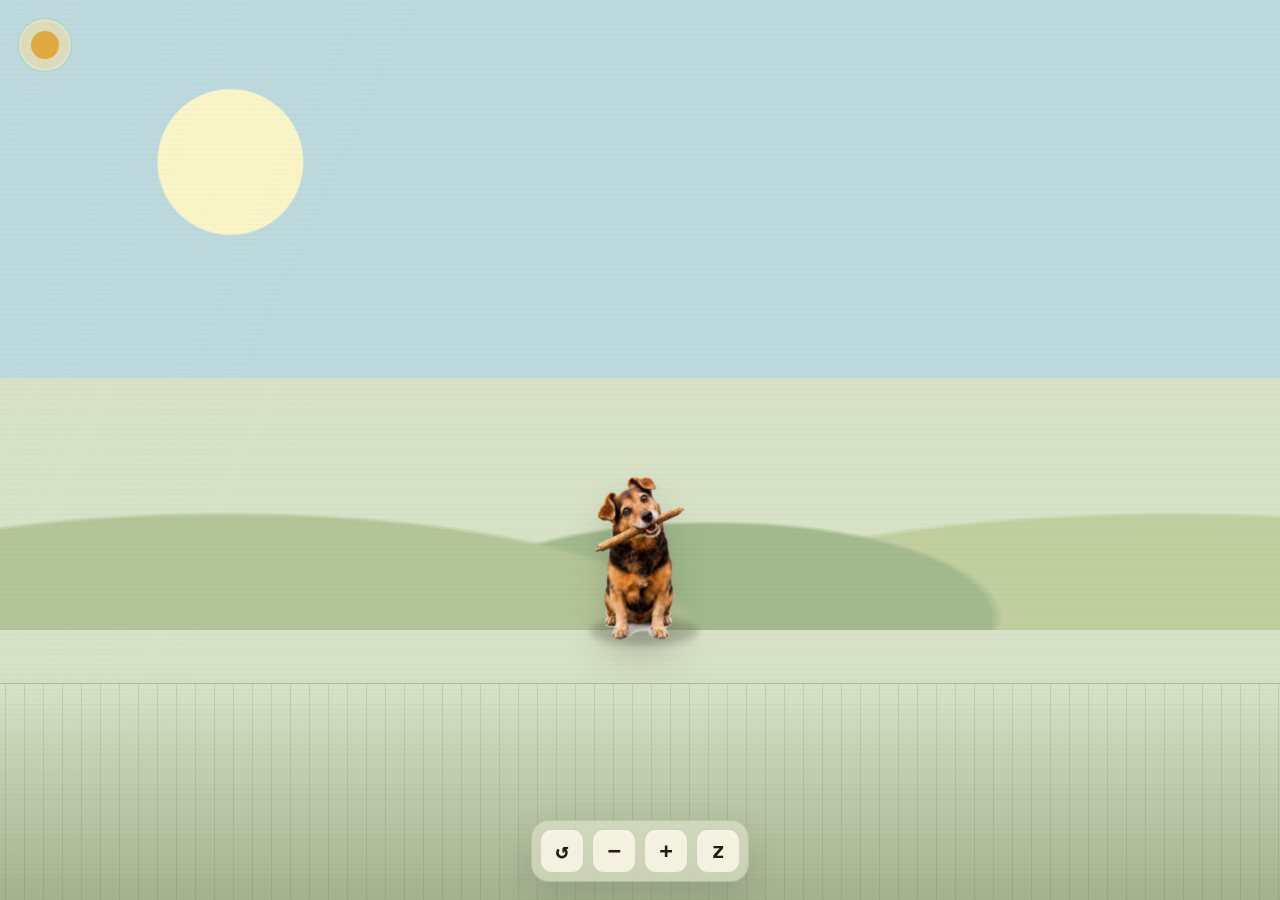
<file: index.html>
<!doctype html>
<html lang="en">
  <head>
    <meta charset="utf-8" />
    <meta name="viewport" content="width=device-width, initial-scale=1, viewport-fit=cover" />
    <meta name="theme-color" content="#f6edd9" />
    <meta name="apple-mobile-web-app-capable" content="yes" />
    <meta name="apple-mobile-web-app-status-bar-style" content="black-translucent" />
    <meta name="apple-mobile-web-app-title" content="Pocket Pup" />
    <link rel="manifest" href="./manifest.webmanifest" />
    <link rel="apple-touch-icon" href="./assets/icon.png" />
    <link rel="stylesheet" href="./styles.css" />
    <title>Pocket Pup</title>
  </head>
  <body>
    <main id="app" class="pet-shell" aria-label="Pocket Pup">
      <section class="wallpaper" aria-label="Interactive dog area">
        <div class="wallpaper__grain" aria-hidden="true"></div>
        <div class="sun-chip" aria-hidden="true">
          <span></span>
        </div>

        <div id="dockRail" class="dock-rail" aria-hidden="true">
          <span class="dock-rail__handle"></span>
          <span class="dock-rail__label">tap</span>
        </div>

        <div id="pet" class="pet" role="img" aria-label="Animated dog">
          <div id="petSprite" class="pet__sprite"></div>
          <div class="pet__shadow" aria-hidden="true"></div>
        </div>

        <div class="controls" aria-label="Dog controls">
          <button id="resetButton" class="icon-button" type="button" title="Reset position" aria-label="Reset position">
            <span aria-hidden="true">↺</span>
          </button>
          <button id="smallerButton" class="icon-button" type="button" title="Make smaller" aria-label="Make smaller">
            <span aria-hidden="true">−</span>
          </button>
          <button id="largerButton" class="icon-button" type="button" title="Make larger" aria-label="Make larger">
            <span aria-hidden="true">+</span>
          </button>
          <button id="sleepButton" class="icon-button" type="button" title="Nap" aria-label="Nap">
            <span aria-hidden="true">z</span>
          </button>
        </div>
      </section>
    </main>

    <script src="./pet-config.js"></script>
    <script src="./app.js"></script>
  </body>
</html>
</file>
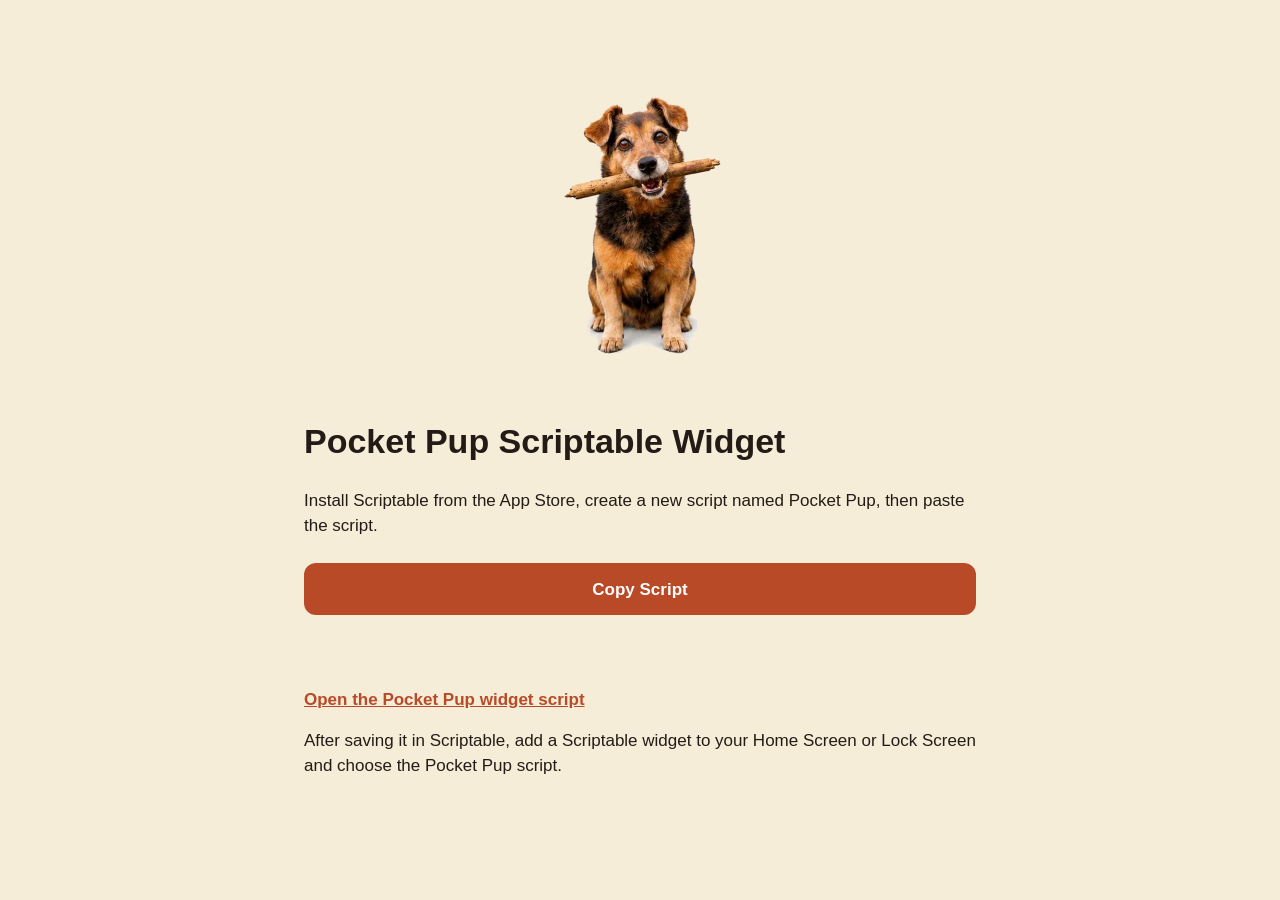
<file: scriptable/index.html>
<!doctype html>
<html lang="en">
  <head>
    <meta charset="utf-8" />
    <meta name="viewport" content="width=device-width, initial-scale=1" />
    <title>Pocket Pup Scriptable Widget</title>
    <style>
      body {
        max-width: 42rem;
        margin: 0 auto;
        padding: 2rem 1rem;
        background: #f6edd9;
        color: #241b16;
        font: 17px/1.45 -apple-system, BlinkMacSystemFont, "Segoe UI", sans-serif;
      }
      img {
        display: block;
        max-width: 180px;
        margin: 0 auto 1.5rem;
      }
      a {
        color: #b94a27;
        font-weight: 700;
      }
      button {
        width: 100%;
        min-height: 52px;
        margin: 0.5rem 0 1rem;
        border: 0;
        border-radius: 12px;
        background: #b94a27;
        color: white;
        font: 700 17px/1 -apple-system, BlinkMacSystemFont, "Segoe UI", sans-serif;
      }
      button:active {
        transform: translateY(1px);
      }
      .status {
        min-height: 1.5rem;
        color: #5f533f;
        font-size: 0.95rem;
      }
      code {
        overflow-wrap: anywhere;
      }
    </style>
  </head>
  <body>
    <img src="./assets/dog-idle.png" alt="Pocket Pup dog" />
    <h1>Pocket Pup Scriptable Widget</h1>
    <p>Install Scriptable from the App Store, create a new script named Pocket Pup, then paste the script.</p>
    <button id="copyScript" type="button">Copy Script</button>
    <p id="copyStatus" class="status" role="status"></p>
    <p><a href="./pocket-pup-widget.js">Open the Pocket Pup widget script</a></p>
    <p>After saving it in Scriptable, add a Scriptable widget to your Home Screen or Lock Screen and choose the Pocket Pup script.</p>
    <script>
      const button = document.getElementById("copyScript");
      const status = document.getElementById("copyStatus");

      button.addEventListener("click", async () => {
        try {
          const response = await fetch("./pocket-pup-widget.js", { cache: "no-store" });
          const script = await response.text();
          await navigator.clipboard.writeText(script);
          status.textContent = "Copied. Open Scriptable, tap +, then paste.";
        } catch (error) {
          status.textContent = "Copy failed. Open the script link and use Select All > Copy.";
        }
      });
    </script>
  </body>
</html>
</file>
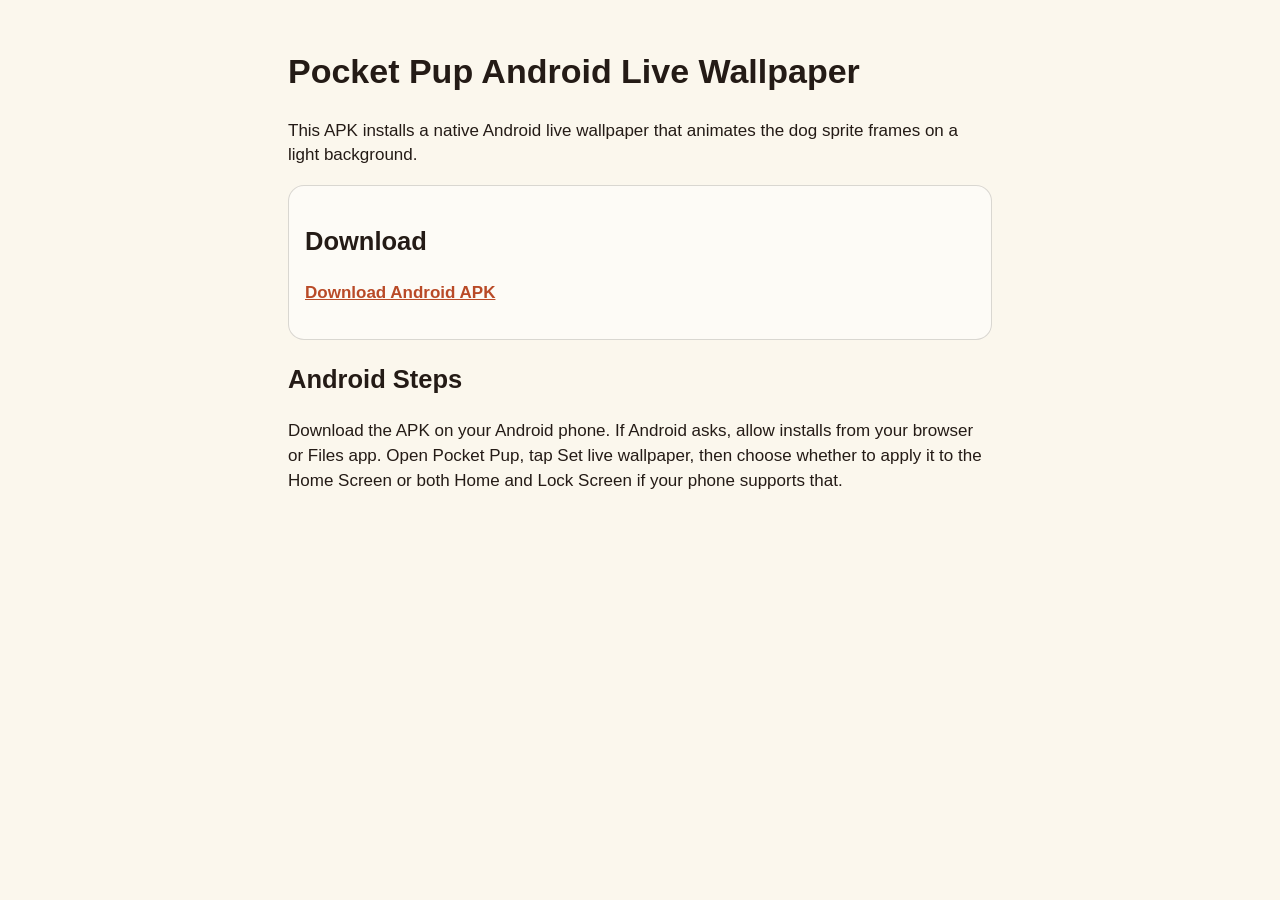
<file: downloads/android/index.html>
<!doctype html>
<html lang="en">
  <head>
    <meta charset="utf-8" />
    <meta name="viewport" content="width=device-width, initial-scale=1" />
    <title>Pocket Pup Android Live Wallpaper</title>
    <style>
      body {
        max-width: 44rem;
        margin: 0 auto;
        padding: 1.5rem 1rem 3rem;
        background: #fbf7ed;
        color: #241b16;
        font: 17px/1.45 -apple-system, BlinkMacSystemFont, "Segoe UI", sans-serif;
      }
      a {
        color: #b94a27;
        font-weight: 700;
      }
      .card {
        padding: 1rem;
        border: 1px solid rgba(36, 27, 22, 0.16);
        border-radius: 16px;
        background: rgba(255, 255, 255, 0.48);
        margin: 1rem 0;
      }
    </style>
  </head>
  <body>
    <h1>Pocket Pup Android Live Wallpaper</h1>
    <p>This APK installs a native Android live wallpaper that animates the dog sprite frames on a light background.</p>

    <section class="card">
      <h2>Download</h2>
      <p><a href="./pocket-pup-live-wallpaper-debug.apk">Download Android APK</a></p>
    </section>

    <h2>Android Steps</h2>
    <p>Download the APK on your Android phone. If Android asks, allow installs from your browser or Files app. Open Pocket Pup, tap Set live wallpaper, then choose whether to apply it to the Home Screen or both Home and Lock Screen if your phone supports that.</p>
  </body>
</html>
</file>
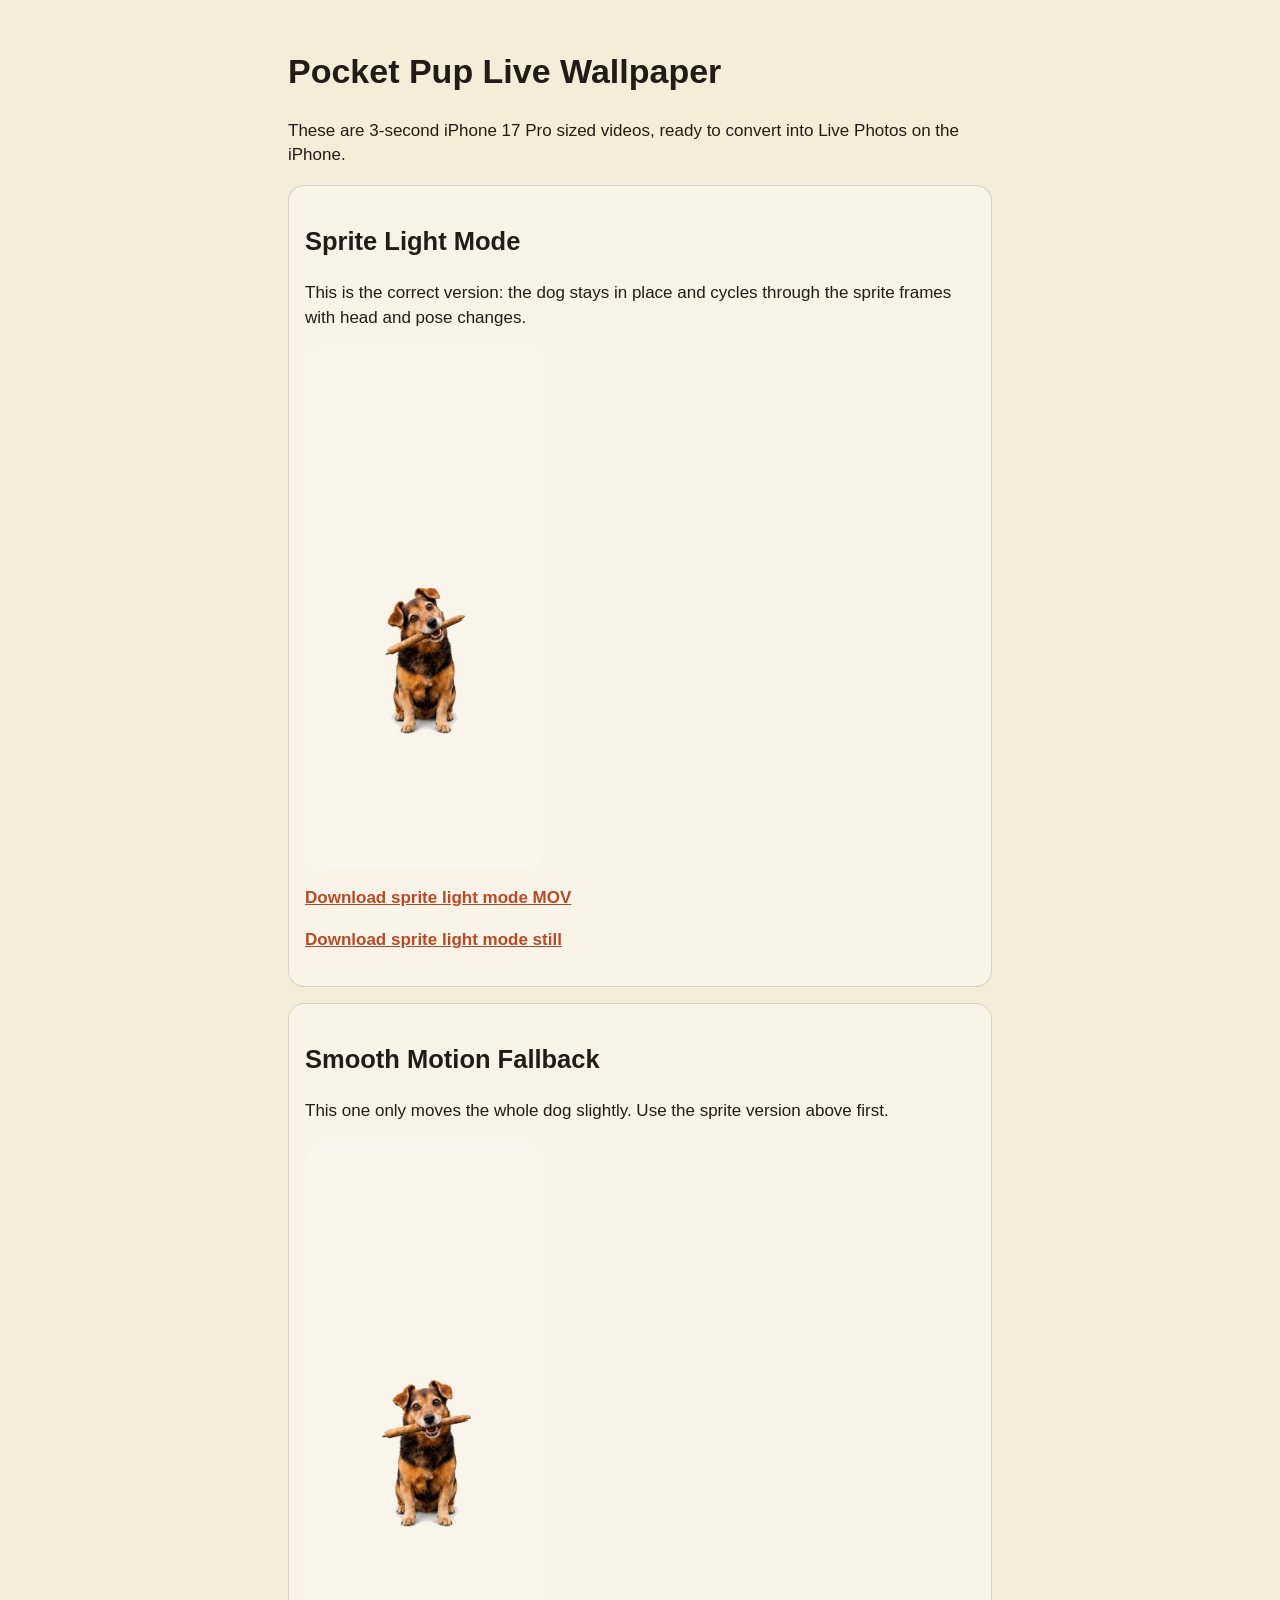
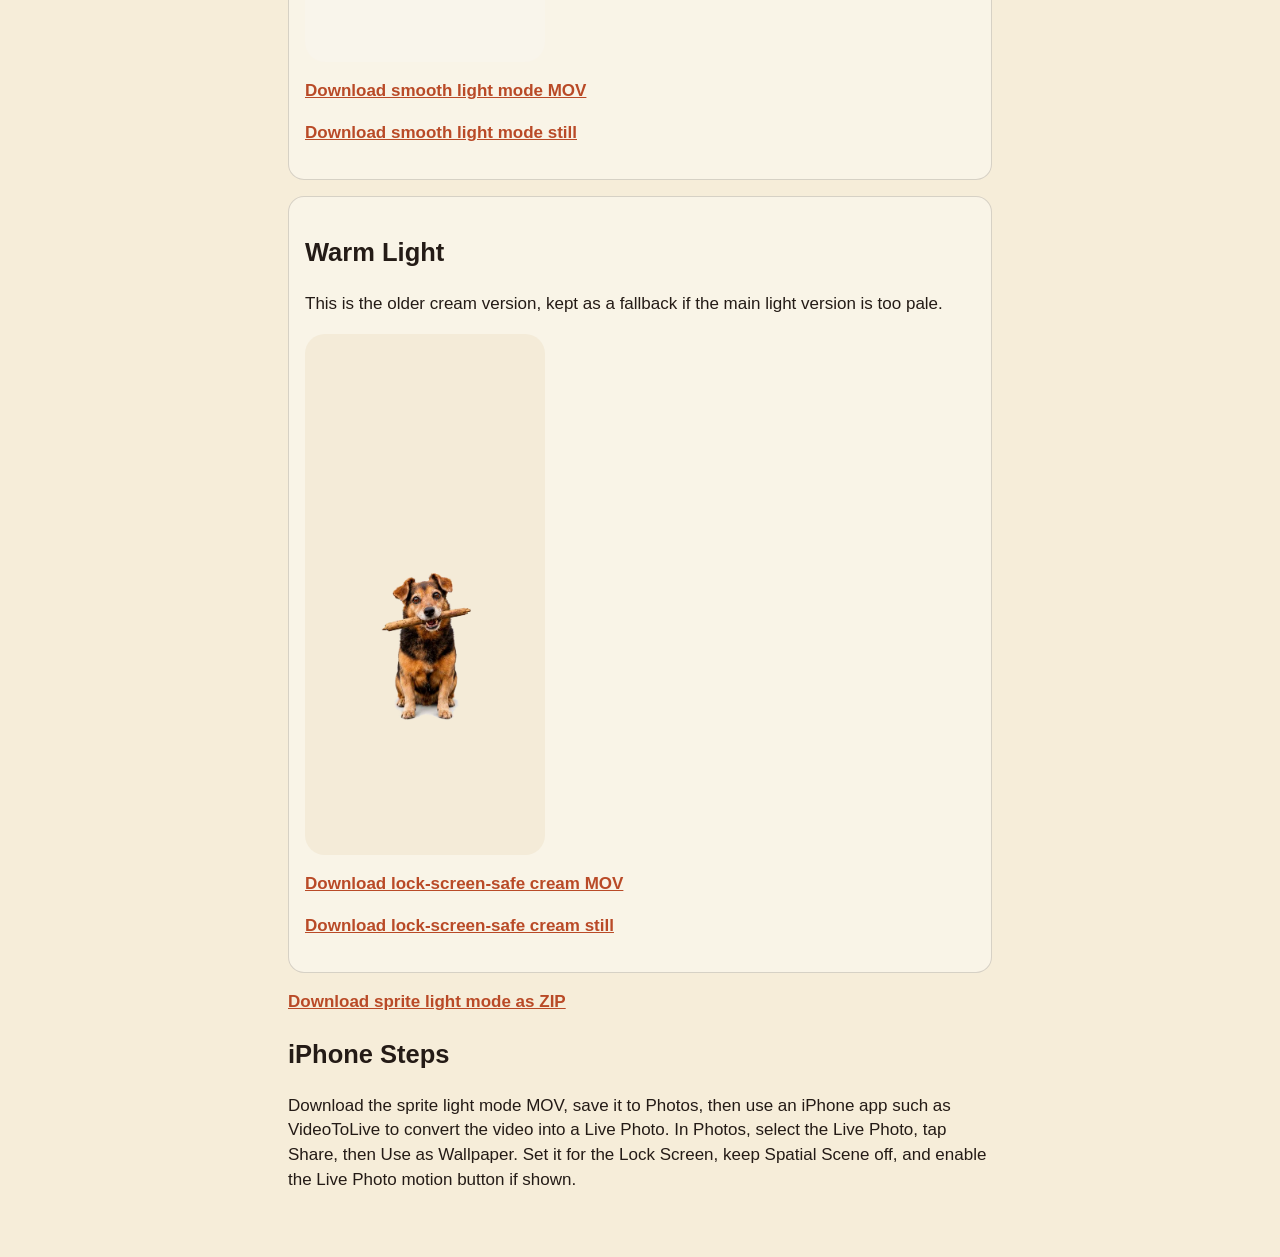
<file: downloads/livephoto/index.html>
<!doctype html>
<html lang="en">
  <head>
    <meta charset="utf-8" />
    <meta name="viewport" content="width=device-width, initial-scale=1" />
    <title>Pocket Pup Live Wallpaper</title>
    <style>
      body {
        max-width: 44rem;
        margin: 0 auto;
        padding: 1.5rem 1rem 3rem;
        background: #f6edd9;
        color: #241b16;
        font: 17px/1.45 -apple-system, BlinkMacSystemFont, "Segoe UI", sans-serif;
      }
      img {
        width: 100%;
        max-width: 240px;
        border-radius: 20px;
        display: block;
        margin: 0.75rem 0;
      }
      a {
        color: #b94a27;
        font-weight: 700;
      }
      .card {
        padding: 1rem;
        border: 1px solid rgba(36, 27, 22, 0.16);
        border-radius: 16px;
        background: rgba(255, 255, 255, 0.38);
        margin: 1rem 0;
      }
    </style>
  </head>
  <body>
    <h1>Pocket Pup Live Wallpaper</h1>
    <p>These are 3-second iPhone 17 Pro sized videos, ready to convert into Live Photos on the iPhone.</p>

    <section class="card">
      <h2>Sprite Light Mode</h2>
      <p>This is the correct version: the dog stays in place and cycles through the sprite frames with head and pose changes.</p>
      <img src="./pocket-pup-iphone17pro-sprite-preview-light.png" alt="Light mode sprite live wallpaper preview" />
      <p><a href="./pocket-pup-iphone17pro-sprite-light.mov">Download sprite light mode MOV</a></p>
      <p><a href="./pocket-pup-iphone17pro-sprite-keyphoto-light.jpg">Download sprite light mode still</a></p>
    </section>

    <section class="card">
      <h2>Smooth Motion Fallback</h2>
      <p>This one only moves the whole dog slightly. Use the sprite version above first.</p>
      <img src="./pocket-pup-iphone17pro-lockscreen-safe-preview-light.png" alt="Light mode lock screen live wallpaper preview" />
      <p><a href="./pocket-pup-iphone17pro-lockscreen-safe-light.mov">Download smooth light mode MOV</a></p>
      <p><a href="./pocket-pup-iphone17pro-lockscreen-safe-keyphoto-light.jpg">Download smooth light mode still</a></p>
    </section>

    <section class="card">
      <h2>Warm Light</h2>
      <p>This is the older cream version, kept as a fallback if the main light version is too pale.</p>
      <img src="./pocket-pup-iphone17pro-lockscreen-safe-preview-cream.png" alt="Lock screen safe cream live wallpaper preview" />
      <p><a href="./pocket-pup-iphone17pro-lockscreen-safe-cream.mov">Download lock-screen-safe cream MOV</a></p>
      <p><a href="./pocket-pup-iphone17pro-lockscreen-safe-keyphoto-cream.jpg">Download lock-screen-safe cream still</a></p>
    </section>

    <p><a href="./pocket-pup-iphone17pro-sprite-light.zip">Download sprite light mode as ZIP</a></p>

    <h2>iPhone Steps</h2>
    <p>Download the sprite light mode MOV, save it to Photos, then use an iPhone app such as VideoToLive to convert the video into a Live Photo. In Photos, select the Live Photo, tap Share, then Use as Wallpaper. Set it for the Lock Screen, keep Spatial Scene off, and enable the Live Photo motion button if shown.</p>
  </body>
</html>
</file>
<file: styles.css>
:root {
  --ink: #241b16;
  --paper: #f6edd9;
  --field: #d7e2c6;
  --sky: #bcd9de;
  --rail: #283225;
  --accent: #d35b31;
  --button: rgba(255, 251, 237, 0.76);
  --button-border: rgba(36, 27, 22, 0.16);
  --safe-top: env(safe-area-inset-top, 0px);
  --safe-right: env(safe-area-inset-right, 0px);
  --safe-bottom: env(safe-area-inset-bottom, 0px);
  --safe-left: env(safe-area-inset-left, 0px);
  color: var(--ink);
  font-family: Georgia, "Times New Roman", serif;
  background: var(--paper);
}

* {
  box-sizing: border-box;
}

html,
body {
  width: 100%;
  height: 100%;
  margin: 0;
  overflow: hidden;
  overscroll-behavior: none;
  touch-action: none;
}

button {
  color: inherit;
  font: inherit;
}

.pet-shell {
  position: fixed;
  inset: 0;
  min-width: 320px;
  overflow: hidden;
  user-select: none;
  -webkit-user-select: none;
  -webkit-tap-highlight-color: transparent;
}

.wallpaper {
  position: absolute;
  inset: 0;
  overflow: hidden;
  background:
    radial-gradient(circle at 18% 18%, rgba(255, 247, 197, 0.92) 0 8vmin, transparent 8.2vmin),
    linear-gradient(180deg, var(--sky) 0 42%, var(--field) 42% 74%, #b3c19b 100%);
}

.wallpaper::before {
  content: "";
  position: absolute;
  inset: 38% -8% auto -8%;
  height: 32%;
  background:
    radial-gradient(ellipse at 22% 100%, #a7bb86 0 28%, transparent 29%),
    radial-gradient(ellipse at 55% 96%, #8fac78 0 24%, transparent 25%),
    radial-gradient(ellipse at 86% 100%, #b9c891 0 28%, transparent 29%);
  opacity: 0.72;
}

.wallpaper::after {
  content: "";
  position: absolute;
  left: -10%;
  right: -10%;
  bottom: -6%;
  height: 30%;
  background:
    repeating-linear-gradient(90deg, rgba(77, 94, 57, 0.14) 0 1px, transparent 1px 19px),
    linear-gradient(180deg, rgba(255, 255, 255, 0.08), rgba(73, 86, 50, 0.18));
  border-top: 1px solid rgba(36, 27, 22, 0.08);
}

.wallpaper__grain {
  position: absolute;
  inset: 0;
  pointer-events: none;
  background-image:
    linear-gradient(115deg, rgba(255, 255, 255, 0.12), transparent 30%),
    repeating-linear-gradient(0deg, rgba(36, 27, 22, 0.028) 0 1px, transparent 1px 5px);
  mix-blend-mode: multiply;
  opacity: 0.7;
}

.sun-chip {
  position: absolute;
  top: calc(var(--safe-top) + 18px);
  left: calc(var(--safe-left) + 18px);
  width: 54px;
  aspect-ratio: 1;
  border-radius: 999px;
  border: 1px solid rgba(36, 27, 22, 0.14);
  background: rgba(255, 247, 197, 0.46);
}

.sun-chip span {
  position: absolute;
  inset: 12px;
  border-radius: inherit;
  background: #e0a93f;
  box-shadow: 0 0 0 10px rgba(224, 169, 63, 0.16);
}

.pet {
  position: absolute;
  left: 0;
  top: 0;
  z-index: 5;
  cursor: grab;
  transform-origin: center center;
  will-change: transform;
  touch-action: none;
  filter: drop-shadow(0 24px 22px rgba(36, 27, 22, 0.18));
}

.pet:active {
  cursor: grabbing;
}

.pet__sprite {
  position: relative;
  z-index: 2;
  image-rendering: auto;
  background-repeat: no-repeat;
}

.pet__shadow {
  position: absolute;
  left: 19%;
  right: 13%;
  bottom: 5%;
  height: 16%;
  border-radius: 50%;
  background: rgba(36, 27, 22, 0.22);
  filter: blur(5px);
  transform: translateY(12px);
  z-index: 1;
}

.pet--docked {
  filter: drop-shadow(0 18px 18px rgba(36, 27, 22, 0.15));
}

.pet--docked .pet__shadow {
  opacity: 0;
}

.pet--sleeping .pet__sprite {
  animation: nap-breath 1.9s ease-in-out infinite;
}

.pet--blink {
  animation: hop 320ms ease;
}

.dock-rail {
  position: absolute;
  top: 50%;
  z-index: 4;
  width: 34px;
  height: 98px;
  display: grid;
  place-items: center;
  gap: 5px;
  padding: 9px 0;
  border: 1px solid rgba(255, 251, 237, 0.2);
  background: color-mix(in srgb, var(--rail) 90%, black);
  color: #fffbed;
  opacity: 0;
  pointer-events: none;
  transform: translateY(-50%);
  transition: opacity 180ms ease, transform 180ms ease;
}

[data-docked="true"] .dock-rail {
  opacity: 1;
  pointer-events: auto;
}

[data-dock-side="right"] .dock-rail {
  right: calc(var(--safe-right) - 1px);
  border-radius: 10px 0 0 10px;
}

[data-dock-side="left"] .dock-rail {
  left: calc(var(--safe-left) - 1px);
  border-radius: 0 10px 10px 0;
}

.dock-rail__handle {
  width: 5px;
  height: 42px;
  border-radius: 99px;
  background: #fffbed;
  opacity: 0.72;
}

.dock-rail__label {
  writing-mode: vertical-rl;
  text-transform: uppercase;
  font: 700 10px/1.1 ui-monospace, SFMono-Regular, Menlo, Consolas, monospace;
  letter-spacing: 0.08em;
}

.controls {
  position: absolute;
  left: 50%;
  bottom: calc(var(--safe-bottom) + 18px);
  z-index: 10;
  display: grid;
  grid-template-columns: repeat(4, 44px);
  gap: 8px;
  padding: 8px;
  border: 1px solid rgba(36, 27, 22, 0.1);
  border-radius: 18px;
  background: rgba(255, 251, 237, 0.38);
  box-shadow: 0 16px 36px rgba(36, 27, 22, 0.14);
  backdrop-filter: blur(14px);
  transform: translateX(-50%);
  touch-action: manipulation;
}

.icon-button {
  width: 44px;
  height: 44px;
  display: grid;
  place-items: center;
  border: 1px solid var(--button-border);
  border-radius: 12px;
  background: var(--button);
  box-shadow: inset 0 1px 0 rgba(255, 255, 255, 0.36);
  font: 700 22px/1 ui-monospace, SFMono-Regular, Menlo, Consolas, monospace;
}

.icon-button:active {
  transform: translateY(1px);
  background: rgba(255, 251, 237, 0.92);
}

@keyframes hop {
  0%,
  100% {
    margin-top: 0;
  }
  50% {
    margin-top: -9px;
  }
}

@keyframes nap-breath {
  0%,
  100% {
    transform: translateY(0) scaleY(1);
  }
  50% {
    transform: translateY(3px) scaleY(0.985);
  }
}

@media (max-width: 420px) {
  .controls {
    grid-template-columns: repeat(4, 42px);
    gap: 7px;
    padding: 7px;
  }

  .icon-button {
    width: 42px;
    height: 42px;
  }
}

@media (prefers-reduced-motion: reduce) {
  *,
  *::before,
  *::after {
    animation-duration: 1ms !important;
    transition-duration: 1ms !important;
  }
}
</file>
